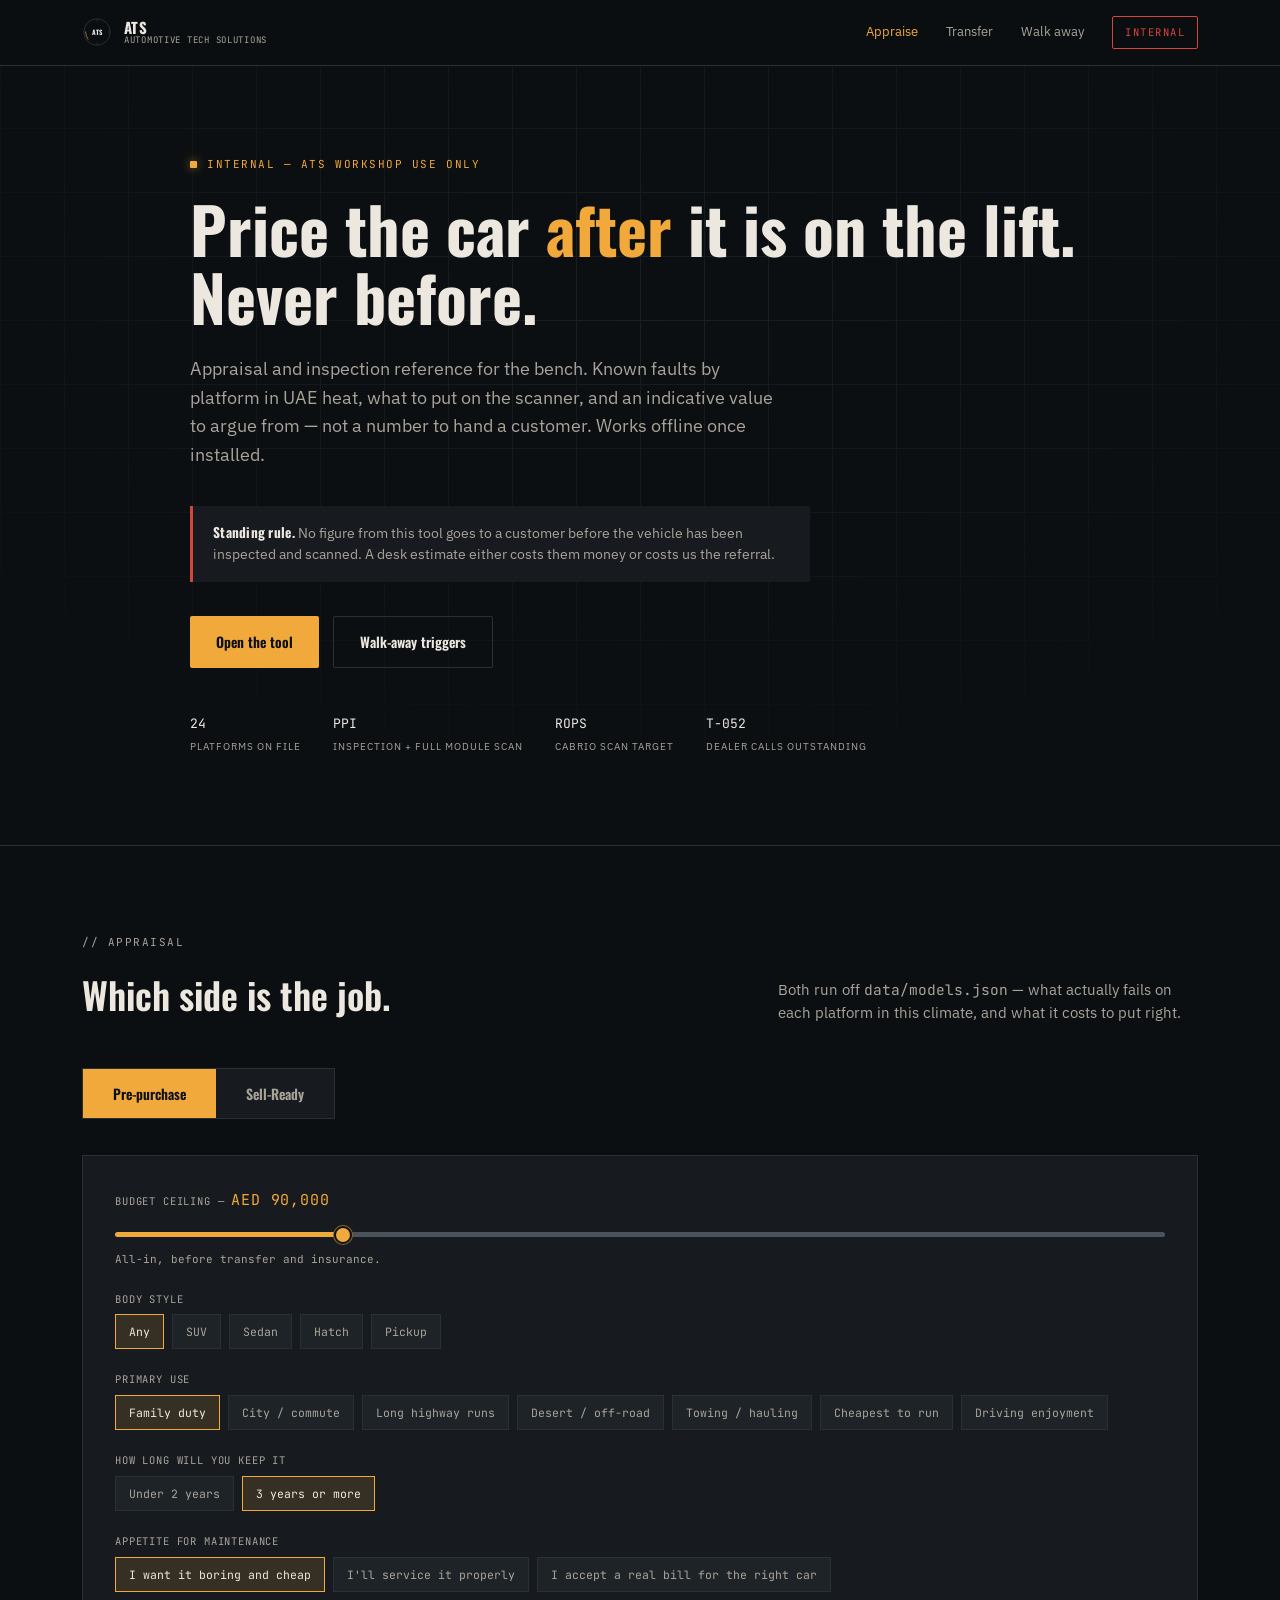
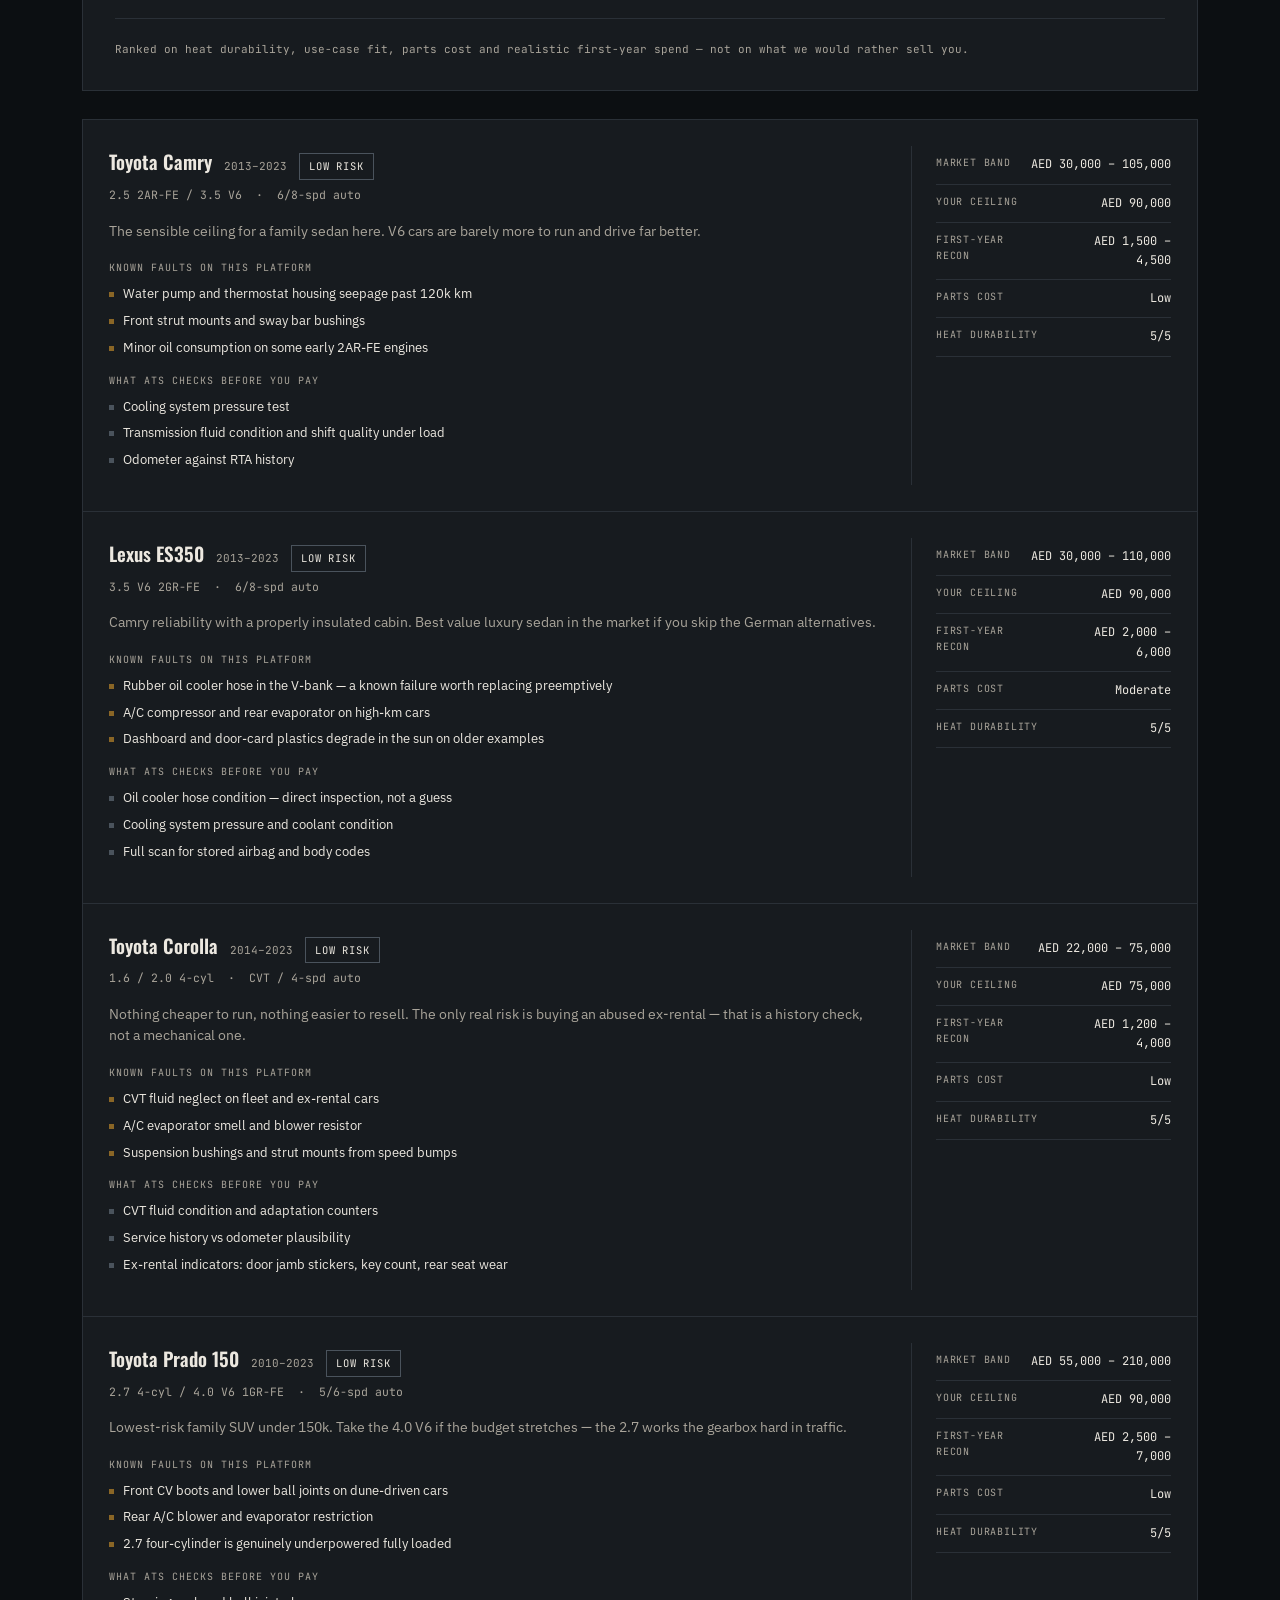
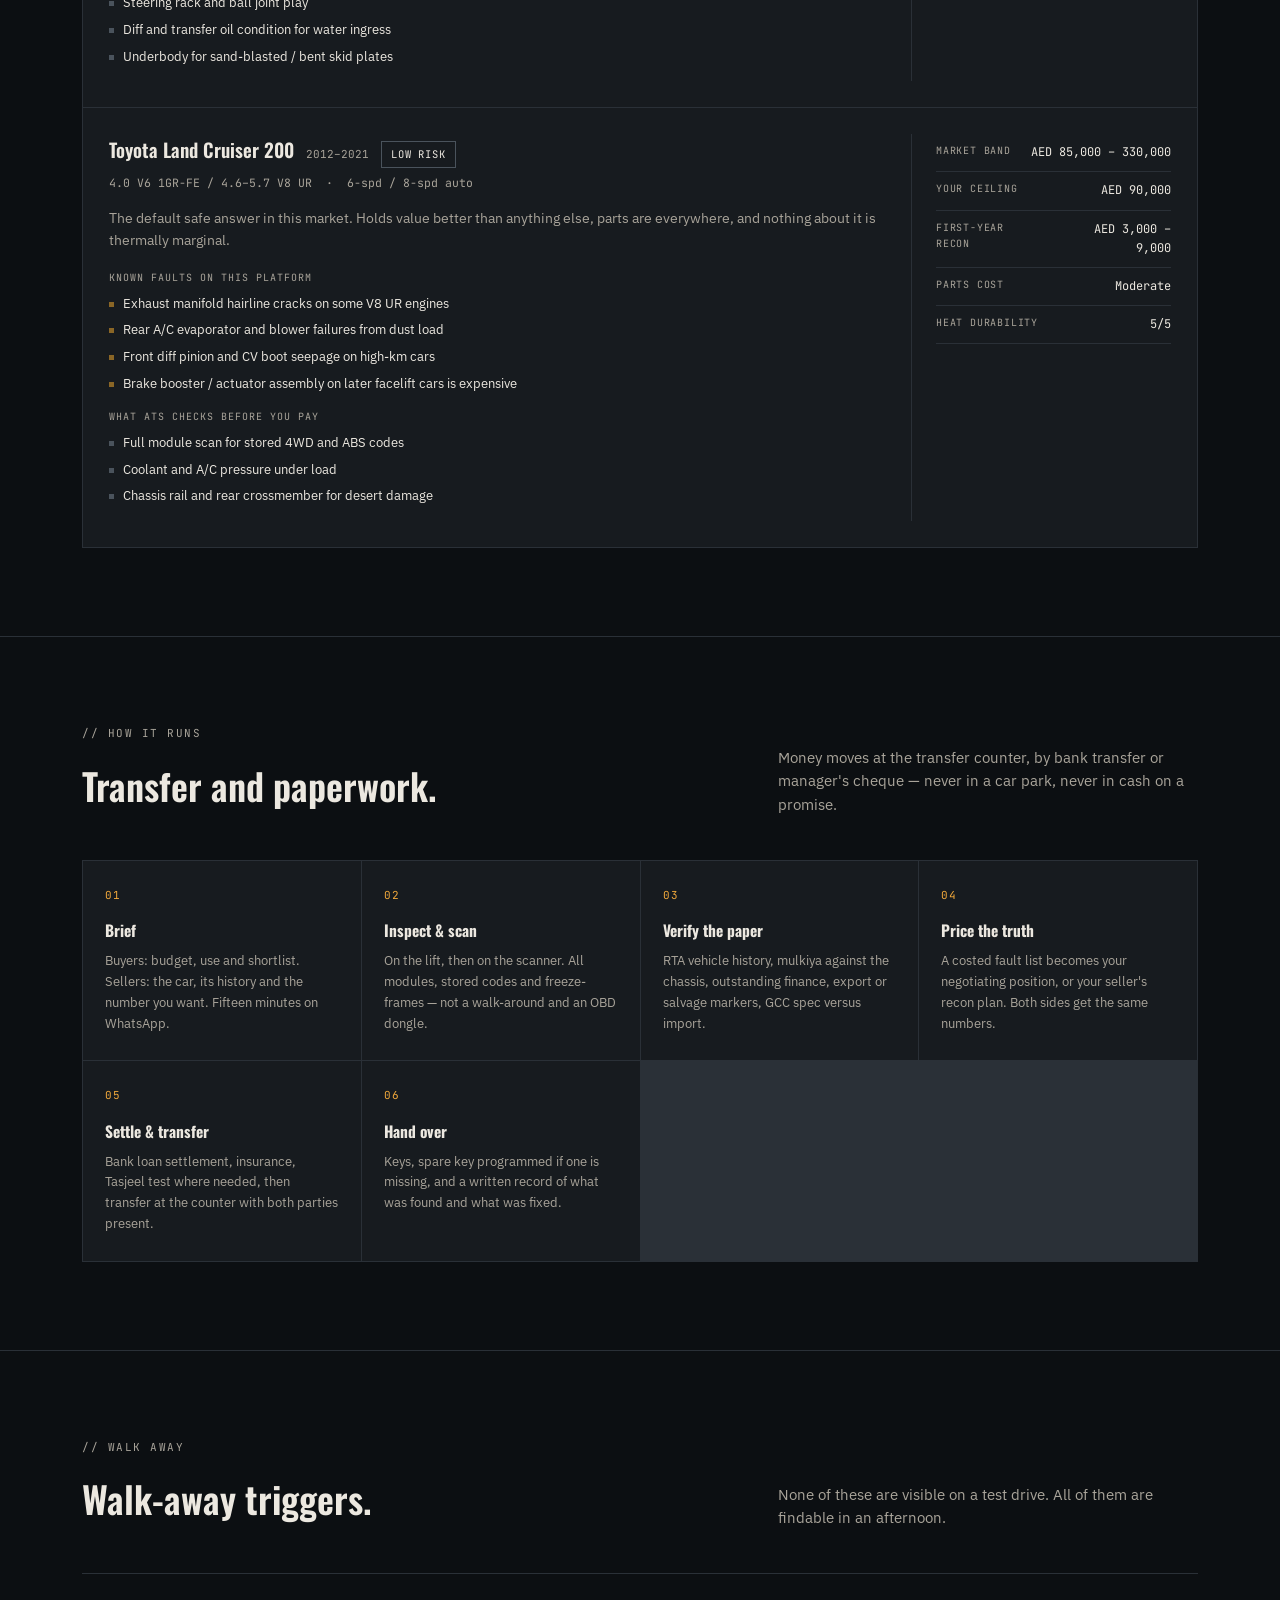
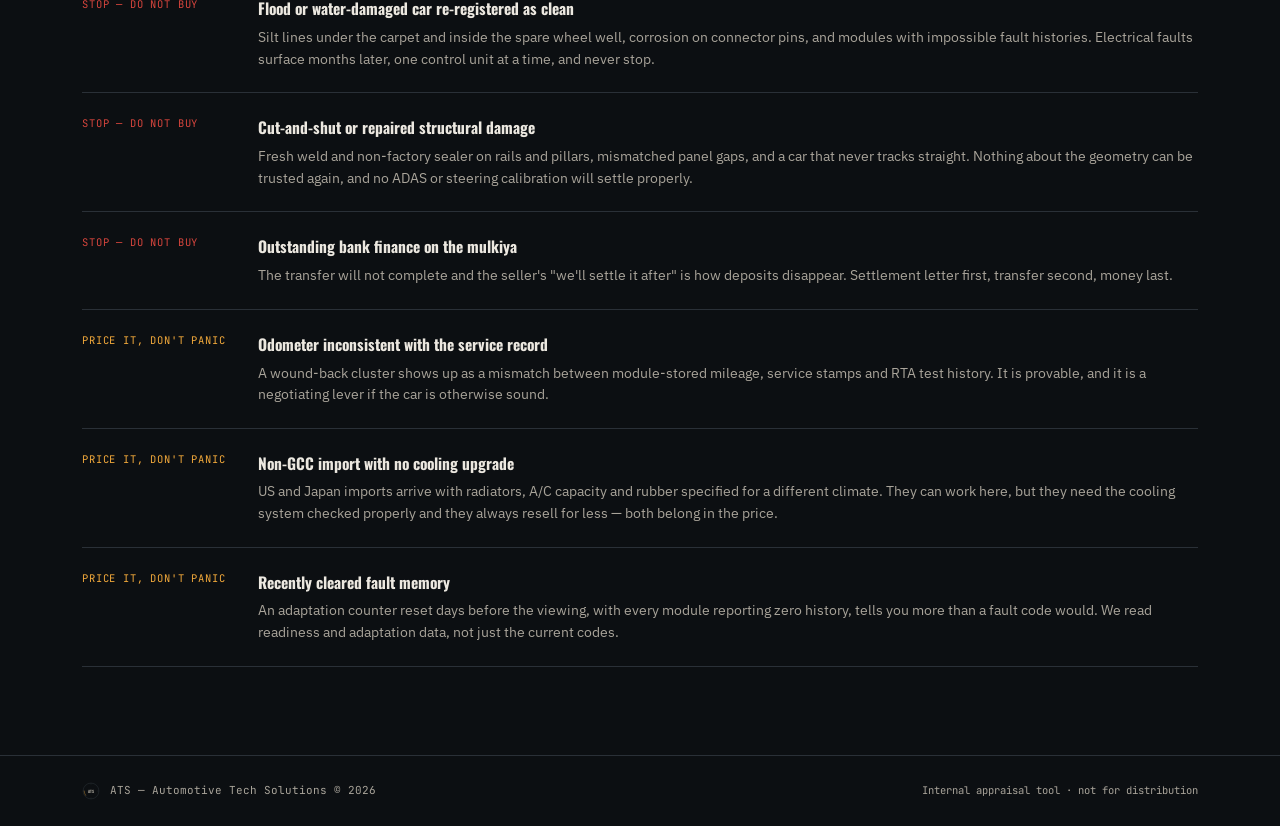
<file: advisor.html>
<!DOCTYPE html>
<html lang="en">
<head>
<meta charset="UTF-8">
<meta name="viewport" content="width=device-width, initial-scale=1.0, viewport-fit=cover">
<title>ATS Appraisal — Internal</title>
<meta name="description" content="Internal appraisal and inspection reference. Not for publication.">
<meta name="robots" content="noindex, nofollow, noarchive">
<link rel="preconnect" href="https://fonts.googleapis.com">
<link rel="preconnect" href="https://fonts.gstatic.com" crossorigin>
<link href="https://fonts.googleapis.com/css2?family=Oswald:wght@500;600;700&family=IBM+Plex+Sans:wght@400;500;600&family=JetBrains+Mono:wght@400;500;600&display=swap" rel="stylesheet">
<link rel="stylesheet" href="assets/advisor.css">

<!-- Installable web app: home-screen icon, standalone window, works offline -->
<link rel="manifest" href="manifest.webmanifest">
<meta name="theme-color" content="#0C0F12">
<link rel="icon" type="image/png" sizes="192x192" href="assets/icons/icon-192.png">
<link rel="apple-touch-icon" href="assets/icons/apple-touch-icon.png">
<meta name="mobile-web-app-capable" content="yes">
<meta name="apple-mobile-web-app-capable" content="yes">
<meta name="apple-mobile-web-app-status-bar-style" content="black-translucent">
<meta name="apple-mobile-web-app-title" content="ATS Advisor">
</head>
<body>

<nav>
  <div class="nav-inner">
    <a href="index.html" class="nav-brand">
      <svg viewBox="0 0 100 100" aria-hidden="true"><circle cx="50" cy="50" r="44" fill="none" stroke="#4A535C" stroke-width="1.5"/><g stroke="#4A535C" stroke-width="1.5"><line x1="50" y1="8" x2="50" y2="14"/><line x1="50" y1="86" x2="50" y2="92"/><line x1="8" y1="50" x2="14" y2="50"/><line x1="86" y1="50" x2="92" y2="50"/></g><path d="M 20 74 A 44 44 0 0 1 12 50" fill="none" stroke="#F2A93B" stroke-width="2" stroke-linecap="round"/><text x="50" y="59" text-anchor="middle" font-family="Oswald, Arial Narrow, sans-serif" font-weight="700" font-size="22" fill="#ECE8E0">ATS</text></svg>
      <div class="nav-brand-text">
        <span class="t">ATS</span>
        <span class="s">Automotive Tech Solutions</span>
      </div>
    </a>
    <div class="nav-links">
      <a href="#advisor" class="active">Appraise</a>
      <a href="#process">Transfer</a>
      <a href="#flags">Walk away</a>
      <span class="cta-static">INTERNAL</span>
    </div>
  </div>
</nav>

<header class="hero" id="top">
  <div class="hero-grid"></div>
  <div class="wrap hero-inner">
    <span class="eyebrow">Internal — ATS workshop use only</span>
    <h1>Price the car <em>after</em> it is on the lift. Never before.</h1>
    <p class="lede">Appraisal and inspection reference for the bench. Known faults by
    platform in UAE heat, what to put on the scanner, and an indicative value to argue
    from — not a number to hand a customer. Works offline once installed.</p>
    <div class="standing-rule">
      <strong>Standing rule.</strong> No figure from this tool goes to a customer before
      the vehicle has been inspected and scanned. A desk estimate either costs them money
      or costs us the referral.
    </div>
    <div class="hero-actions">
      <a href="#advisor" class="btn btn-primary">Open the tool</a>
      <a href="#flags" class="btn btn-outline">Walk-away triggers</a>
      <button type="button" id="install-btn" class="btn btn-outline" hidden>Install app</button>
    </div>
    <div class="hero-meta">
      <div><span class="val">24</span><span class="lbl">Platforms on file</span></div>
      <div><span class="val">PPI</span><span class="lbl">Inspection + full module scan</span></div>
      <div><span class="val">ROPS</span><span class="lbl">Cabrio scan target</span></div>
      <div><span class="val">T-052</span><span class="lbl">Dealer calls outstanding</span></div>
    </div>
  </div>
</header>

<!-- ======================= ADVISOR ======================= -->
<section id="advisor" class="rule">
  <div class="wrap">
    <div class="section-head">
      <div>
        <span class="section-tag">// Appraisal</span>
        <h2>Which side is the job.</h2>
      </div>
      <p>Both run off <span class="mono">data/models.json</span> — what actually fails on each platform in this climate, and what it costs to put right.</p>
    </div>

    <div class="mode-switch" role="tablist" aria-label="Buyer or seller">
      <button role="tab" data-tab="buy" aria-selected="true">Pre-purchase</button>
      <button role="tab" data-tab="sell" aria-selected="false">Sell-Ready</button>
    </div>

    <!-- ---------- BUYER ---------- -->
    <div data-panel="buy">
      <div class="tool-panel">
        <div class="field-grid">
          <div class="field" style="grid-column:1/-1">
            <label for="bv-budget">Budget ceiling — <span class="val-out" id="bv-budget-out">AED 90,000</span></label>
            <input type="range" id="bv-budget" min="20000" max="350000" step="5000" value="90000">
            <span class="hint">All-in, before transfer and insurance.</span>
          </div>
        </div>

        <div class="field" style="margin-top:22px">
          <label>Body style</label>
          <div class="chip-row">
            <button class="chip" data-group="body" data-value="any" aria-pressed="true">Any</button>
            <button class="chip" data-group="body" data-value="suv" aria-pressed="false">SUV</button>
            <button class="chip" data-group="body" data-value="sedan" aria-pressed="false">Sedan</button>
            <button class="chip" data-group="body" data-value="hatch" aria-pressed="false">Hatch</button>
            <button class="chip" data-group="body" data-value="pickup" aria-pressed="false">Pickup</button>
          </div>
        </div>

        <div class="field" style="margin-top:22px">
          <label>Primary use</label>
          <div class="chip-row">
            <button class="chip" data-group="use" data-value="family" aria-pressed="true">Family duty</button>
            <button class="chip" data-group="use" data-value="city" aria-pressed="false">City / commute</button>
            <button class="chip" data-group="use" data-value="highway" aria-pressed="false">Long highway runs</button>
            <button class="chip" data-group="use" data-value="offroad" aria-pressed="false">Desert / off-road</button>
            <button class="chip" data-group="use" data-value="tow" aria-pressed="false">Towing / hauling</button>
            <button class="chip" data-group="use" data-value="economy" aria-pressed="false">Cheapest to run</button>
            <button class="chip" data-group="use" data-value="fun" aria-pressed="false">Driving enjoyment</button>
          </div>
        </div>

        <div class="field" style="margin-top:22px">
          <label>How long will you keep it</label>
          <div class="chip-row">
            <button class="chip" data-group="horizon" data-value="short" aria-pressed="false">Under 2 years</button>
            <button class="chip" data-group="horizon" data-value="long" aria-pressed="true">3 years or more</button>
          </div>
        </div>

        <div class="field" style="margin-top:22px">
          <label>Appetite for maintenance</label>
          <div class="chip-row">
            <button class="chip" data-group="tolerance" data-value="low" aria-pressed="true">I want it boring and cheap</button>
            <button class="chip" data-group="tolerance" data-value="mid" aria-pressed="false">I'll service it properly</button>
            <button class="chip" data-group="tolerance" data-value="high" aria-pressed="false">I accept a real bill for the right car</button>
          </div>
        </div>

        <div class="panel-foot">
          <span class="note">Ranked on heat durability, use-case fit, parts cost and realistic first-year spend — not on what we would rather sell you.</span>
        </div>
      </div>

      <div class="results" id="buy-results"></div>
    </div>

    <!-- ---------- SELLER ---------- -->
    <div data-panel="sell" hidden>
      <div class="tool-panel">
        <div class="field-grid">
          <div class="field" style="grid-column:1/-1">
            <label for="sv-model">Your vehicle</label>
            <select id="sv-model"></select>
          </div>
          <div class="field">
            <label for="sv-year">Model year — <span class="val-out" id="sv-year-out">2017</span></label>
            <input type="range" id="sv-year" min="2010" max="2023" step="1" value="2017">
          </div>
          <div class="field">
            <label for="sv-km">Odometer — <span class="val-out" id="sv-km-out">120,000 km</span></label>
            <input type="range" id="sv-km" min="10000" max="400000" step="5000" value="120000">
          </div>
          <div class="field">
            <label for="sv-cond">Overall condition</label>
            <select id="sv-cond">
              <option value="excellent">Excellent — nothing to apologise for</option>
              <option value="good" selected>Good — normal wear</option>
              <option value="fair">Fair — needs cosmetic work</option>
              <option value="rough">Rough — mechanical work owed</option>
            </select>
          </div>
          <div class="field">
            <label for="sv-acc">Accident history</label>
            <select id="sv-acc">
              <option value="none" selected>Clean, no repairs</option>
              <option value="minor">Panel / cosmetic repair only</option>
              <option value="major">Structural or chassis repair</option>
            </select>
          </div>
          <div class="field">
            <label for="sv-spec">Specification</label>
            <select id="sv-spec">
              <option value="gcc" selected>GCC spec</option>
              <option value="import">US / Japan / other import</option>
            </select>
          </div>
          <div class="field">
            <label for="sv-hist">Service history</label>
            <label style="display:flex;align-items:center;gap:10px;font-family:'IBM Plex Sans',sans-serif;font-size:13.5px;color:var(--muted);text-transform:none;letter-spacing:0">
              <input type="checkbox" id="sv-hist" checked style="width:auto;accent-color:var(--amber)">
              Documented and complete
            </label>
          </div>
        </div>
        <div class="panel-foot">
          <span class="note">Indicative only. The confirmed number comes from a physical appraisal and a full module scan — stored faults move the price more than mileage does.</span>
        </div>
      </div>

      <div class="val-grid" id="sv-out"></div>
    </div>
  </div>
</section>

<!-- ======================= PLANS ======================= -->

<!-- ======================= PROCESS ======================= -->
<section id="process" class="rule">
  <div class="wrap">
    <div class="section-head">
      <div>
        <span class="section-tag">// How It Runs</span>
        <h2>Transfer and paperwork.</h2>
      </div>
      <p>Money moves at the transfer counter, by bank transfer or manager's cheque — never in a car park, never in cash on a promise.</p>
    </div>
    <div class="steps">
      <div class="step">
        <span class="n">01</span>
        <h4>Brief</h4>
        <p>Buyers: budget, use and shortlist. Sellers: the car, its history and the number you want. Fifteen minutes on WhatsApp.</p>
      </div>
      <div class="step">
        <span class="n">02</span>
        <h4>Inspect &amp; scan</h4>
        <p>On the lift, then on the scanner. All modules, stored codes and freeze-frames — not a walk-around and an OBD dongle.</p>
      </div>
      <div class="step">
        <span class="n">03</span>
        <h4>Verify the paper</h4>
        <p>RTA vehicle history, mulkiya against the chassis, outstanding finance, export or salvage markers, GCC spec versus import.</p>
      </div>
      <div class="step">
        <span class="n">04</span>
        <h4>Price the truth</h4>
        <p>A costed fault list becomes your negotiating position, or your seller's recon plan. Both sides get the same numbers.</p>
      </div>
      <div class="step">
        <span class="n">05</span>
        <h4>Settle &amp; transfer</h4>
        <p>Bank loan settlement, insurance, Tasjeel test where needed, then transfer at the counter with both parties present.</p>
      </div>
      <div class="step">
        <span class="n">06</span>
        <h4>Hand over</h4>
        <p>Keys, spare key programmed if one is missing, and a written record of what was found and what was fixed.</p>
      </div>
    </div>
  </div>
</section>

<!-- ======================= RED FLAGS ======================= -->
<section id="flags" class="rule">
  <div class="wrap">
    <div class="section-head">
      <div>
        <span class="section-tag">// Walk Away</span>
        <h2>Walk-away triggers.</h2>
      </div>
      <p>None of these are visible on a test drive. All of them are findable in an afternoon.</p>
    </div>
    <div class="flag-list">
      <div class="flag">
        <span class="lvl">Stop — do not buy</span>
        <div>
          <h4>Flood or water-damaged car re-registered as clean</h4>
          <p>Silt lines under the carpet and inside the spare wheel well, corrosion on connector pins, and modules with impossible fault histories. Electrical faults surface months later, one control unit at a time, and never stop.</p>
        </div>
      </div>
      <div class="flag">
        <span class="lvl">Stop — do not buy</span>
        <div>
          <h4>Cut-and-shut or repaired structural damage</h4>
          <p>Fresh weld and non-factory sealer on rails and pillars, mismatched panel gaps, and a car that never tracks straight. Nothing about the geometry can be trusted again, and no ADAS or steering calibration will settle properly.</p>
        </div>
      </div>
      <div class="flag">
        <span class="lvl">Stop — do not buy</span>
        <div>
          <h4>Outstanding bank finance on the mulkiya</h4>
          <p>The transfer will not complete and the seller's "we'll settle it after" is how deposits disappear. Settlement letter first, transfer second, money last.</p>
        </div>
      </div>
      <div class="flag">
        <span class="lvl warn">Price it, don't panic</span>
        <div>
          <h4>Odometer inconsistent with the service record</h4>
          <p>A wound-back cluster shows up as a mismatch between module-stored mileage, service stamps and RTA test history. It is provable, and it is a negotiating lever if the car is otherwise sound.</p>
        </div>
      </div>
      <div class="flag">
        <span class="lvl warn">Price it, don't panic</span>
        <div>
          <h4>Non-GCC import with no cooling upgrade</h4>
          <p>US and Japan imports arrive with radiators, A/C capacity and rubber specified for a different climate. They can work here, but they need the cooling system checked properly and they always resell for less — both belong in the price.</p>
        </div>
      </div>
      <div class="flag">
        <span class="lvl warn">Price it, don't panic</span>
        <div>
          <h4>Recently cleared fault memory</h4>
          <p>An adaptation counter reset days before the viewing, with every module reporting zero history, tells you more than a fault code would. We read readiness and adaptation data, not just the current codes.</p>
        </div>
      </div>
    </div>
  </div>
</section>

<!-- ======================= LEAD ======================= -->

<footer>
  <div class="wrap f-inner">
    <div class="f-brand">
      <svg viewBox="0 0 100 100" aria-hidden="true"><circle cx="50" cy="50" r="44" fill="none" stroke="#4A535C" stroke-width="1.5"/><g stroke="#4A535C" stroke-width="1.5"><line x1="50" y1="8" x2="50" y2="14"/><line x1="50" y1="86" x2="50" y2="92"/><line x1="8" y1="50" x2="14" y2="50"/><line x1="86" y1="50" x2="92" y2="50"/></g><path d="M 20 74 A 44 44 0 0 1 12 50" fill="none" stroke="#F2A93B" stroke-width="2" stroke-linecap="round"/><text x="50" y="59" text-anchor="middle" font-family="Oswald, Arial Narrow, sans-serif" font-weight="700" font-size="22" fill="#A9A49A">ATS</text></svg>
      <span>ATS — Automotive Tech Solutions © <span id="year-now">2026</span></span>
    </div>
    <span class="f-note">Internal appraisal tool · not for distribution</span>
  </div>
</footer>

<script src="assets/advisor.js"></script>
</body>
</html>
</file>
<file: assets/advisor.css>
/* ATS — UAE Used Cars Advisor
   Shares the design tokens of index.html. Kept as a separate sheet so the
   advisor can evolve without touching the main portfolio page. */

:root{
  /* ATS brand palette — ats-ops/brand/ats-brand-spec.html (SPEC-100).
     Three accents only: amber carries every active state, caliper red is
     reserved for genuine alerts, steel does all the framing. */
  --ink:#0C0F12;        /* Charcoal-Ink · base. Never pure black. */
  --panel:#171B1F;      /* Ash Panel · cards, code blocks */
  --panel-2:#1E2328;    /* one step up · inputs and insets */
  --line:#2A3037;       /* hairlines */
  --steel:#4A535C;      /* Steel · borders, dividers, secondary text */
  --muted:#A9A49A;      /* body text at rest */
  --bone:#ECE8E0;       /* Bone · primary reading */
  --amber:#F2A93B;      /* Scan Amber · accent, links, every active state */
  --amber-dim:#8A6626;
  --alert:#D6453D;      /* Caliper Red · alert. Rare by design. */
  --alert-dim:#7A2A26;
  --radius:2px;
}
*{margin:0;padding:0;box-sizing:border-box;}
html{scroll-behavior:smooth;}
body{
  background:var(--ink); color:var(--bone);
  font-family:'IBM Plex Sans',sans-serif; line-height:1.6;
  -webkit-font-smoothing:antialiased; overflow-x:hidden;
}
h1,h2,h3,h4{font-family:'Oswald',sans-serif;letter-spacing:0;font-weight:700;}
a{color:inherit;text-decoration:none;}
.mono{font-family:'JetBrains Mono',monospace;}
.wrap{max-width:1180px;margin:0 auto;padding:0 32px;}
::selection{background:var(--amber);color:var(--ink);}
a:focus-visible,button:focus-visible,input:focus-visible,select:focus-visible{outline:2px solid var(--amber);outline-offset:3px;}
@media (prefers-reduced-motion:reduce){
  *{animation-duration:0.001ms !important;animation-iteration-count:1 !important;transition-duration:0.001ms !important;scroll-behavior:auto !important;}
}

/* ---------- NAV ---------- */
nav{position:fixed;top:0;left:0;right:0;z-index:100;background:rgba(12,15,18,0.82);backdrop-filter:blur(10px);border-bottom:1px solid var(--line);}
.nav-inner{max-width:1180px;margin:0 auto;padding:16px 32px;display:flex;align-items:center;justify-content:space-between;}
.nav-brand{display:flex;align-items:center;gap:12px;}
.nav-brand svg{width:30px;height:30px;flex-shrink:0;}
.nav-brand-text{display:flex;flex-direction:column;line-height:1.1;}
.nav-brand-text .t{font-family:'Oswald',sans-serif;font-weight:700;font-size:15px;letter-spacing:0.02em;}
.nav-brand-text .s{font-size:9px;color:var(--muted);letter-spacing:0.08em;text-transform:uppercase;font-family:'JetBrains Mono',monospace;}
.nav-links{display:flex;align-items:center;gap:28px;}
.nav-links a{font-size:13px;color:var(--muted);transition:color .2s;}
.nav-links a:hover,.nav-links a.active{color:var(--bone);}
.nav-links a.active{color:var(--amber);}
@media (max-width:820px){.nav-links a{display:none;} .nav-links a.cta{display:inline-flex;}}
.nav-links a.cta{font-family:'Oswald',sans-serif;font-weight:600;font-size:13px;padding:9px 16px;background:var(--amber);color:var(--ink);border-radius:var(--radius);}

/* ---------- HERO ---------- */
.hero{min-height:88svh;display:flex;flex-direction:column;justify-content:center;position:relative;padding:150px 0 90px;overflow:hidden;}
.hero-grid{position:absolute;inset:0;z-index:0;opacity:0.5;
  background-image:linear-gradient(to right,var(--line) 1px,transparent 1px),linear-gradient(to bottom,var(--line) 1px,transparent 1px);
  background-size:64px 64px;mask-image:radial-gradient(ellipse 70% 60% at 50% 35%,black,transparent);}
.hero-inner{position:relative;z-index:1;}
.eyebrow{display:inline-flex;align-items:center;gap:10px;font-family:'JetBrains Mono',monospace;font-size:11px;letter-spacing:0.14em;text-transform:uppercase;color:var(--amber);margin-bottom:22px;}
.eyebrow::before{content:'';width:7px;height:7px;background:var(--amber);border-radius:1px;box-shadow:0 0 10px rgba(242,169,59,0.55);}
.hero h1{font-size:clamp(2.4rem,5vw,4.3rem);font-weight:700;line-height:1.06;letter-spacing:0;margin-bottom:24px;max-width:900px;}
.hero h1 em{font-style:normal;color:var(--amber);}
.hero p.lede{font-size:clamp(1rem,1.5vw,1.12rem);color:var(--muted);max-width:600px;margin-bottom:36px;}
.hero-actions{display:flex;gap:14px;flex-wrap:wrap;margin-bottom:46px;}
.btn{font-family:'Oswald',sans-serif;font-weight:600;font-size:14px;padding:14px 26px;border-radius:var(--radius);display:inline-flex;align-items:center;justify-content:center;gap:8px;transition:transform .18s ease,background .18s ease,border-color .18s ease;cursor:pointer;}
.btn-primary{background:var(--amber);color:var(--ink);border:none;}
.btn-primary:hover{transform:translateY(-2px);background:#F7BC5E;}
.btn-outline{border:1px solid var(--line);color:var(--bone);background:transparent;}
.btn-outline:hover{border-color:var(--amber);transform:translateY(-2px);}
.btn-sm{padding:10px 16px;font-size:12.5px;}
.hero-meta{display:flex;gap:32px;flex-wrap:wrap;}
.hero-meta div{display:flex;flex-direction:column;gap:4px;}
.hero-meta .val{font-family:'JetBrains Mono',monospace;font-size:13px;color:var(--bone);}
.hero-meta .lbl{font-size:10px;color:var(--muted);text-transform:uppercase;letter-spacing:0.1em;}

/* ---------- SECTION SHARED ---------- */
section{padding:88px 0;}
.section-head{display:flex;justify-content:space-between;align-items:flex-end;gap:24px;margin-bottom:44px;flex-wrap:wrap;}
.section-tag{font-family:'JetBrains Mono',monospace;font-size:11px;letter-spacing:0.14em;text-transform:uppercase;color:var(--muted);margin-bottom:14px;display:block;}
.section-head h2{font-size:clamp(1.7rem,3vw,2.3rem);font-weight:600;max-width:600px;}
.section-head p{color:var(--muted);max-width:420px;font-size:14.5px;}
.rule{border-top:1px solid var(--line);}

/* ---------- TAB SWITCH ---------- */
.mode-switch{display:inline-flex;border:1px solid var(--line);background:var(--panel);margin-bottom:36px;}
.mode-switch button{background:transparent;border:none;color:var(--muted);font-family:'Oswald',sans-serif;font-weight:600;font-size:14px;padding:14px 30px;cursor:pointer;transition:all .18s ease;}
.mode-switch button[aria-selected="true"]{background:var(--amber);color:var(--ink);}
.mode-switch button:not([aria-selected="true"]):hover{color:var(--bone);background:var(--panel-2);}

/* ---------- FORM CONTROLS ---------- */
.field-grid{display:grid;grid-template-columns:repeat(auto-fit,minmax(200px,1fr));gap:18px;}
.field label{display:block;font-family:'JetBrains Mono',monospace;font-size:10.5px;color:var(--muted);text-transform:uppercase;letter-spacing:0.08em;margin-bottom:7px;}
.field input,.field select,.field textarea{width:100%;background:var(--panel-2);border:1px solid var(--line);color:var(--bone);padding:12px 14px;font-family:'IBM Plex Sans',sans-serif;font-size:14px;border-radius:2px;}
.field input[type=range]{padding:0;border:none;}
.field .hint{font-family:'JetBrains Mono',monospace;font-size:11px;color:var(--muted);margin-top:6px;display:block;}
.field .val-out{font-family:'JetBrains Mono',monospace;font-size:15px;color:var(--amber);}
.chip-row{display:flex;flex-wrap:wrap;gap:8px;}
.chip{border:1px solid var(--line);background:var(--panel-2);color:var(--muted);font-family:'JetBrains Mono',monospace;font-size:11.5px;padding:9px 13px;cursor:pointer;transition:all .15s ease;}
.chip[aria-pressed="true"]{border-color:var(--amber);color:var(--bone);background:rgba(242,169,59,0.14);}
.tool-panel{background:var(--panel);border:1px solid var(--line);padding:32px;}
@media (max-width:620px){.tool-panel{padding:22px;}}
.tool-panel + .tool-panel{margin-top:1px;}
.panel-foot{display:flex;gap:12px;align-items:center;flex-wrap:wrap;margin-top:26px;padding-top:22px;border-top:1px solid var(--line);}
.panel-foot .note{font-family:'JetBrains Mono',monospace;font-size:11px;color:var(--muted);}
[hidden]{display:none !important;}

/* ---------- RESULT CARDS ---------- */
.results{margin-top:28px;display:flex;flex-direction:column;gap:1px;background:var(--line);border:1px solid var(--line);}
.res{background:var(--panel);padding:26px;display:grid;grid-template-columns:1fr 260px;gap:28px;}
@media (max-width:820px){.res{grid-template-columns:1fr;gap:18px;}}
.res-head{display:flex;align-items:baseline;gap:12px;flex-wrap:wrap;margin-bottom:6px;}
.res h3{font-size:19px;font-weight:600;}
.res .yrs{font-family:'JetBrains Mono',monospace;font-size:11px;color:var(--muted);}
.res .spec{font-family:'JetBrains Mono',monospace;font-size:11.5px;color:var(--muted);margin-bottom:16px;}
.res .verdict{font-size:13.5px;color:var(--muted);margin-bottom:18px;}
.blk{margin-bottom:14px;}
.blk .k{font-family:'JetBrains Mono',monospace;font-size:10px;letter-spacing:0.1em;text-transform:uppercase;color:var(--muted);display:block;margin-bottom:8px;}
.blk ul{list-style:none;display:flex;flex-direction:column;gap:6px;}
.blk li{font-size:13px;color:var(--bone);padding-left:14px;position:relative;}
.blk li::before{content:'';position:absolute;left:0;top:8px;width:5px;height:5px;background:var(--amber-dim);}
.blk.check li::before{background:var(--steel);}
.res-side{border-left:1px solid var(--line);padding-left:24px;}
@media (max-width:820px){.res-side{border-left:none;border-top:1px solid var(--line);padding-left:0;padding-top:18px;}}
.kv{display:flex;justify-content:space-between;gap:10px;padding:9px 0;border-bottom:1px solid var(--line);font-size:12.5px;}
.kv .k{font-family:'JetBrains Mono',monospace;font-size:10px;letter-spacing:0.08em;text-transform:uppercase;color:var(--muted);}
.kv .v{font-family:'JetBrains Mono',monospace;font-size:12px;text-align:right;}
.score{display:inline-flex;align-items:center;gap:7px;font-family:'JetBrains Mono',monospace;font-size:10.5px;letter-spacing:0.08em;text-transform:uppercase;padding:4px 9px;border:1px solid var(--line);}
.score.good{color:var(--bone);border-color:var(--steel);}
.score.ok{color:var(--amber);border-color:var(--amber-dim);}
.score.risk{color:var(--alert);border-color:var(--alert-dim);}
.empty{background:var(--panel);border:1px dashed var(--line);padding:34px;text-align:center;color:var(--muted);font-size:14px;}

/* ---------- VALUATION OUTPUT ---------- */
.val-grid{display:grid;grid-template-columns:repeat(auto-fit,minmax(215px,1fr));gap:1px;background:var(--line);border:1px solid var(--line);margin-top:28px;}
.val-cell{background:var(--panel);padding:24px;}
.val-cell .k{font-family:'JetBrains Mono',monospace;font-size:10px;letter-spacing:0.1em;text-transform:uppercase;color:var(--muted);display:block;margin-bottom:10px;}
.val-cell .big{font-family:'JetBrains Mono',monospace;font-size:clamp(1.1rem,2.2vw,1.5rem);color:var(--bone);}
.val-cell .big.accent{color:var(--amber);}
.val-cell .sub{font-size:11.5px;color:var(--muted);margin-top:8px;display:block;}
.val-cell.highlight{background:var(--panel-2);border-top:2px solid var(--amber);}

/* ---------- STEPS ---------- */
.steps{display:grid;grid-template-columns:repeat(auto-fit,minmax(230px,1fr));gap:1px;background:var(--line);border:1px solid var(--line);}
.step{background:var(--panel);padding:26px 22px;}
.step .n{font-family:'JetBrains Mono',monospace;font-size:11px;color:var(--amber);letter-spacing:0.1em;display:block;margin-bottom:14px;}
.step h4{font-size:15.5px;margin-bottom:8px;}
.step p{font-size:13px;color:var(--muted);}

/* ---------- RED FLAGS ---------- */
.flag-list{display:flex;flex-direction:column;border-top:1px solid var(--line);}
.flag{display:grid;grid-template-columns:150px 1fr;gap:26px;padding:22px 0;border-bottom:1px solid var(--line);align-items:start;}
@media (max-width:700px){.flag{grid-template-columns:1fr;gap:8px;}}
.flag .lvl{font-family:'JetBrains Mono',monospace;font-size:10.5px;letter-spacing:0.08em;text-transform:uppercase;color:var(--alert);}
.flag .lvl.warn{color:var(--amber);}
.flag h4{font-size:15.5px;margin-bottom:6px;}
.flag p{font-size:13.5px;color:var(--muted);}

/* ---------- CONTACT / FOOTER ---------- */
.contact{padding:96px 0 60px;text-align:center;border-top:1px solid var(--line);}
.contact h2{font-size:clamp(1.9rem,4vw,2.9rem);margin-bottom:18px;}
.contact p{color:var(--muted);max-width:470px;margin:0 auto 38px;}
.form-status{font-family:'JetBrains Mono',monospace;font-size:12px;margin-top:14px;text-align:center;min-height:16px;}
.form-status.ok{color:var(--amber);}
.form-status.err{color:var(--alert);}
footer{border-top:1px solid var(--line);padding:26px 0;}
footer .f-inner{display:flex;justify-content:space-between;align-items:center;flex-wrap:wrap;gap:12px;}
footer .f-brand{display:flex;align-items:center;gap:10px;}
footer .f-brand svg{width:18px;height:18px;}
footer .f-brand span{font-family:'JetBrains Mono',monospace;font-size:11px;color:var(--muted);}
footer .f-note{font-family:'JetBrains Mono',monospace;font-size:10.5px;color:var(--muted);}

/* ---------- RANGE INPUTS (explicit: accent-color alone leaves a pale track) ---------- */
input[type=range]{-webkit-appearance:none;appearance:none;width:100%;height:5px;border-radius:3px;cursor:pointer;
  background:linear-gradient(to right, var(--amber) 0 var(--fill,0%), var(--steel) var(--fill,0%) 100%);}
input[type=range]::-webkit-slider-thumb{-webkit-appearance:none;appearance:none;width:18px;height:18px;border-radius:50%;background:var(--amber);border:2px solid var(--ink);box-shadow:0 0 0 1px var(--amber-dim);cursor:pointer;}
input[type=range]::-moz-range-thumb{width:16px;height:16px;border-radius:50%;background:var(--amber);border:2px solid var(--ink);cursor:pointer;}
input[type=range]::-moz-range-track{height:5px;background:transparent;border-radius:3px;}

/* ---------- STANDALONE / PHONE ---------- */
/* Installed as an app on a notched phone, the nav and footer must clear the
   system insets; viewport-fit=cover in the page head is what exposes these. */
nav{padding-top:env(safe-area-inset-top);}
footer{padding-bottom:calc(26px + env(safe-area-inset-bottom));}
@media (max-width:560px){
  .wrap{padding-left:max(20px, env(safe-area-inset-left));padding-right:max(20px, env(safe-area-inset-right));}
  .nav-inner{padding-left:20px;padding-right:20px;}
  section{padding:64px 0;}
  .hero{padding:130px 0 70px;}
  .hero-meta{gap:20px 26px;}
}

/* ---------- INTERNAL MARKERS ---------- */
/* The tool must never be mistaken for a customer-facing page at a glance. */
.cta-static{
  font-family:'JetBrains Mono',monospace; font-size:10.5px; letter-spacing:0.14em;
  padding:7px 12px; border:1px solid var(--alert); color:var(--alert); border-radius:var(--radius);
}
.standing-rule{
  border-left:3px solid var(--alert); background:var(--panel);
  padding:16px 20px; margin-bottom:34px; max-width:620px;
  font-size:13.5px; color:var(--muted);
}
.standing-rule strong{color:var(--bone); font-family:'Oswald',sans-serif; letter-spacing:0.02em;}
</file>
